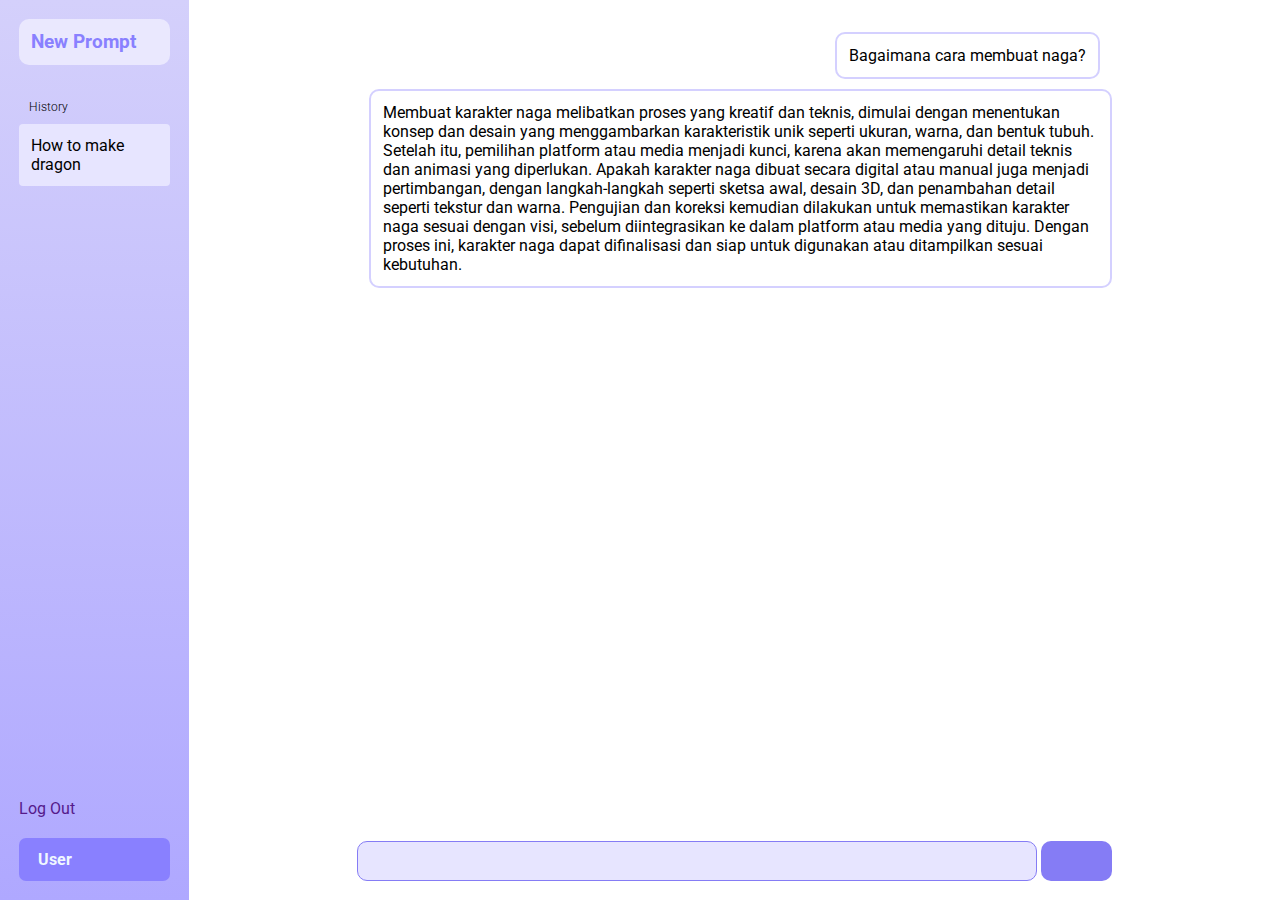
<file: index.html>
<!DOCTYPE html>
<html lang="en">
  <head>
    <meta charset="UTF-8" />
    <meta name="viewport" content="width=device-width, initial-scale=1.0" />
    <title>chatBot</title>
    <link rel="stylesheet" href="stylesheet/style.css" />
    <link rel="preconnect" href="https://fonts.googleapis.com" />
    <link rel="preconnect" href="https://fonts.gstatic.com" crossorigin />
    <link
      href="https://fonts.googleapis.com/css2?family=Montserrat:ital,wght@0,100..900;1,100..900&family=Roboto:ital,wght@0,100;0,300;0,400;0,500;0,700;0,900;1,100;1,300;1,400;1,500;1,700;1,900&display=swap"
      rel="stylesheet"
    />
    <link
      rel="stylesheet"
      href="https://cdnjs.cloudflare.com/ajax/libs/font-awesome/6.5.2/css/all.min.css"
      integrity="sha512-SnH5WK+bZxgPHs44uWIX+LLJAJ9/2PkPKZ5QiAj6Ta86w+fsb2TkcmfRyVX3pBnMFcV7oQPJkl9QevSCWr3W6A=="
      crossorigin="anonymous"
      referrerpolicy="no-referrer"
    />
  </head>
  <body>
    <div class="container">
      <div class="leftContainer">
        <!-- new prompt button -->
        <a class="new-prompt-button" href="">
          <div class="new-prompt">
            <h3>New Prompt</h3>
            <i class="fa-solid fa-plus"></i></div
        ></a>

        <!-- history prompt -->
        <p class="history-time">History</p>

        <!-- Prompt List -->
        <div class="prompt-list">
          <div class="prompt-list-box">
            <p>How to make dragon</p>
          </div>
        </div>

        <!-- Log Out -->
        <a style="text-decoration: none" href="">Log Out</a>

        <!-- Account Label -->
        <a id="login-button" style="text-decoration: none" href="#">
          <div class="account">
            <i class="fa-solid fa-circle-user"></i>
            <h4>User</h4>
          </div>
        </a>
      </div>
      <div class="rightContainer">
        <div class="response-prompt">
          <!-- request chat -->
          <div class="request-chat">
            <div class="chat-box">
              <p>Bagaimana cara membuat naga?</p>
            </div>
            <i class="fa-solid fa-circle-user"></i>
          </div>

          <!-- Response chat -->
          <div class="response-chat">
            <i class="fa-solid fa-robot"></i>
            <div class="chat-box">
              <p>
                Membuat karakter naga melibatkan proses yang kreatif dan teknis,
                dimulai dengan menentukan konsep dan desain yang menggambarkan
                karakteristik unik seperti ukuran, warna, dan bentuk tubuh.
                Setelah itu, pemilihan platform atau media menjadi kunci, karena
                akan memengaruhi detail teknis dan animasi yang diperlukan.
                Apakah karakter naga dibuat secara digital atau manual juga
                menjadi pertimbangan, dengan langkah-langkah seperti sketsa
                awal, desain 3D, dan penambahan detail seperti tekstur dan
                warna. Pengujian dan koreksi kemudian dilakukan untuk memastikan
                karakter naga sesuai dengan visi, sebelum diintegrasikan ke
                dalam platform atau media yang dituju. Dengan proses ini,
                karakter naga dapat difinalisasi dan siap untuk digunakan atau
                ditampilkan sesuai kebutuhan.
              </p>
            </div>
          </div>
        </div>

        <!-- input text -->
        <div class="input-prompt">
          <textarea name="" id=""></textarea>
          <button>
            <i class="fa-solid fa-paper-plane"></i>
          </button>
        </div>
      </div>
    </div>
    <!-- login -->
    <div class="login-pop-up">
      <div class="pop-up-content">
        <!-- Login -->
        <i id="close-button" class="close-button fa-solid fa-xmark"></i>
        <h2>Login</h2>
        <input type="text" placeholder="Email" />
        <input type="text" placeholder="Password" />
        <a id="submit-login-button" class="login-button" href="#">Login</a>
        <a id="regist-button" class="regist-button" href="#">Don't have an account yet?</a>
      </div>
    </div>
    <!-- Regist Pop UP -->
    <div class="regist-pop-up">
      <div class="regist-pop-up-content">
        <i id="close-button-regist" class="close-button fa-solid fa-xmark"></i>
        <p>Name</p>
        <input type="text">
        <p>Email</p>
        <input type="text">
        <p>Password</p>
        <input type="text">
        <p>Confirm Password</p>
        <input type="text">
        <a id="submit-regist-button" class="submit" href="#">Regist</a>
      </div>
    </div>

    <!-- JS -->
    <script src="script/index.js"></script>
  </body>
</html>
</file>
<file: stylesheet/style.css>
* {
  font-family: "Roboto", sans-serif;
  font-optical-sizing: auto;
  font-style: normal;
}

html,
body {
  margin: 0;
  padding: 0;
  height: 100%;
}

/* Continer */
.container {
  display: flex;
  flex-direction: row;
  width: 100%;
  height: 100%;
  margin: 0;
  padding: 0;
}

/* Left Container */
.leftContainer {
  display: flex;
  flex-direction: column;
  width: 20%;
  padding: 1.2em;
  background: linear-gradient(to bottom, #d4d0fb, #afa8ff);
  background-color: #d4d0fb;
}

/* new prompt button */
.new-prompt-button {
  text-decoration: none;
}
.new-prompt {
  display: flex;
  flex-direction: row;
  padding: 12px;
  justify-content: space-between;
  background-color: #eae8fe;
  border-radius: 10px;
}

.new-prompt h3 {
  margin: 0;
  color: #8980ff;
}

.new-prompt i {
  margin: 0;
  padding-top: 4px;
  color: #8980ff;
}

/* History Time */
.history-time {
  margin: 0 0 10px 10px;
  font-weight: 300;
  margin-top: 35px;
  font-size: 12px;
}

/* Prompt List */
.prompt-list {
  height: 80%;
  overflow: auto;
}

/* Prompt list box */
.prompt-list-box {
  background-color: #e7e5ff;
  border-radius: 4px;
}

.prompt-list-box p {
  margin: 0;
  padding: 12px;
  margin-bottom: 3px;
}

/* account */
.account {
  margin-top: 20px;
  display: flex;
  flex-direction: row;
  padding: 12px;
  align-items: center;
  background-color: #8980ff;
  border-radius: 7px;
}

.account i {
  font-size: 30px;
  color: aliceblue;
}

.account h4 {
  margin: 0;
  margin-left: 7px;
  color: aliceblue;
}

/* Right Container */
.rightContainer {
  width: 100%;
  display: flex;
  flex-direction: column;
  justify-content: space-between;
  padding: 2em 10.5em 1.2em;
}

.response-prompt {
  height: 85%;
  overflow: auto;
}

.request-chat i {
  font-size: 30px;
  margin-top: 8px;
  margin-left: 12px;
}

.response-chat i {
  font-size: 30px;
  margin-top: 8px;
  margin-right: 12px;
}

.request-chat p {
  margin: 0;
  padding: 12px;
}

.response-chat p {
  margin: 0;
  padding: 12px;
}

.chat-box {
  background-color: #ffffff;
  border: #d4d0ff 2px solid;
  border-radius: 10px;
  margin-bottom: 10px;
}

.request-chat {
  display: flex;
  flex-direction: row;
  justify-content: right;
}

.response-chat {
  display: flex;
  flex-direction: row;
  justify-content: left;
}

.input-prompt {
  display: flex;
  flex-direction: row;
  height: 40px;
}

.input-prompt textarea {
  width: 90%;
  border-radius: 10px;
  resize: none;
  background-color: #E7E5FF;
  border: solid 1px #857CF5;
  padding: 4px;
}

.input-prompt button {
  width: 9.5%;
  border-radius:10px;
  border: none;
  background-color: #857CF5;
  color: white;
  margin-left: 0.5%;
}

.login-pop-up {
  background-color: rgba(0, 0, 0, 0.4);
  width: 100%;
  height: 100%;
  position: absolute;
  top: 0;
  display: none;
  justify-content: center;
  align-items: center;
}

.pop-up-content {
  height: auto;
  width: 30em;
  background-color: #FBFBFF;
  border-radius: 20px;
  position: relative;
  display: flex;
  flex-direction: column;
  align-items: center;
  justify-content: center;
  padding-bottom: 20px;
}

.pop-up-content input {
  width: 60%;
  margin-bottom: 10px;
  padding: 10px;
}

.login-button {
  text-decoration: none;
  padding: 6px 17px 6px 17px;
  background-color: #857CF5;
  border-radius: 5px;
  color: #ffffff;
}

.regist-button {
  font-size: 11px;
  margin-top: 16px;
}

.close-button {
  position: absolute;
  top: -19px;
  right: -19px;
  font-size: 30px;
  color: #EB4D4D;
  cursor: pointer;
}

.regist-pop-up {
  background-color: rgba(0, 0, 0, 0.4);
  width: 100%;
  height: 100%;
  position: absolute;
  top: 0;
  display: none;
  justify-content: center;
  align-items: center;
}

.regist-pop-up-content {
  height: auto;
  width: 30em;
  background-color: #FBFBFF;
  border-radius: 20px;
  position: relative;
  display: flex;
  flex-direction: column;
  align-items: center;
  justify-content: center;
  padding-bottom: 20px;
}

.regist-pop-up-content input {
  width: 60%;
  margin-bottom: 10px;
  padding: 10px;
}

.submit {
  text-decoration: none;
  padding: 6px 17px 6px 17px;
  background-color: #857CF5;
  border-radius: 5px;
  color: #ffffff;
  margin: 12px;
}
</file>
